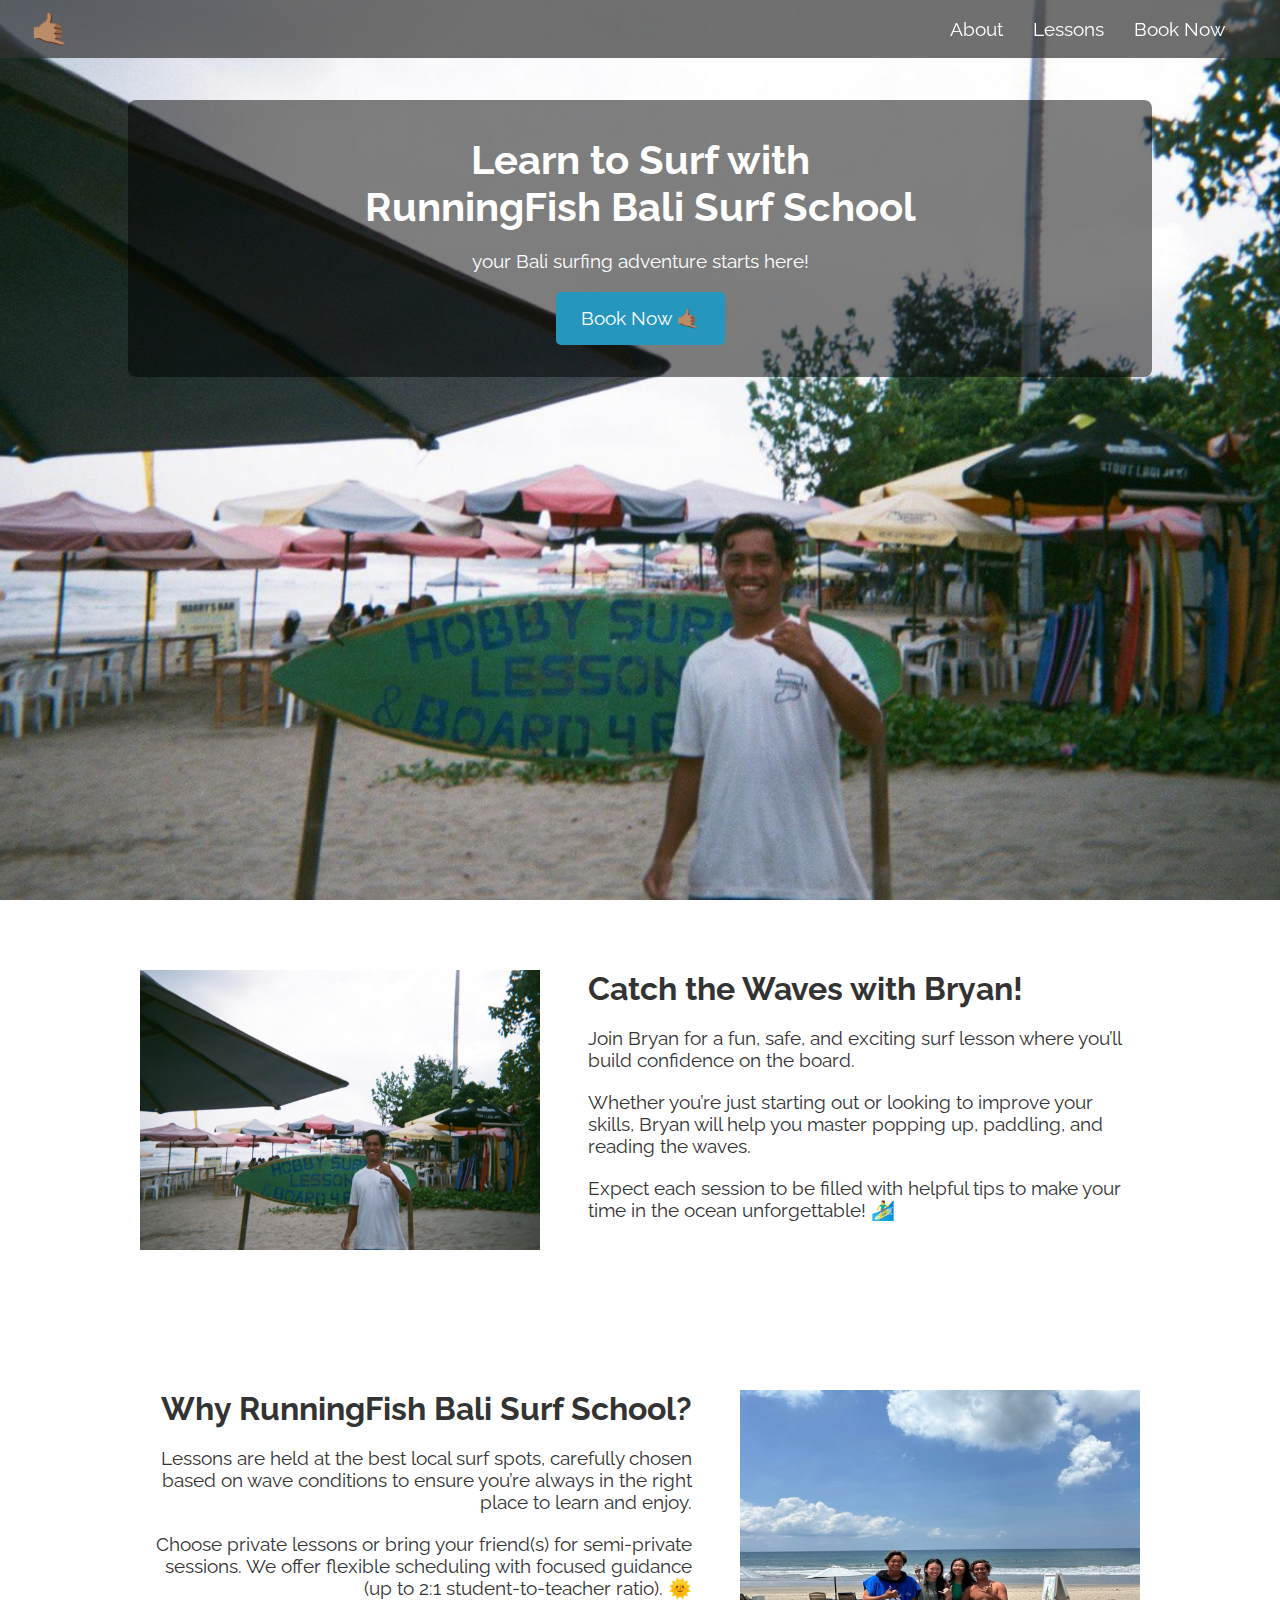
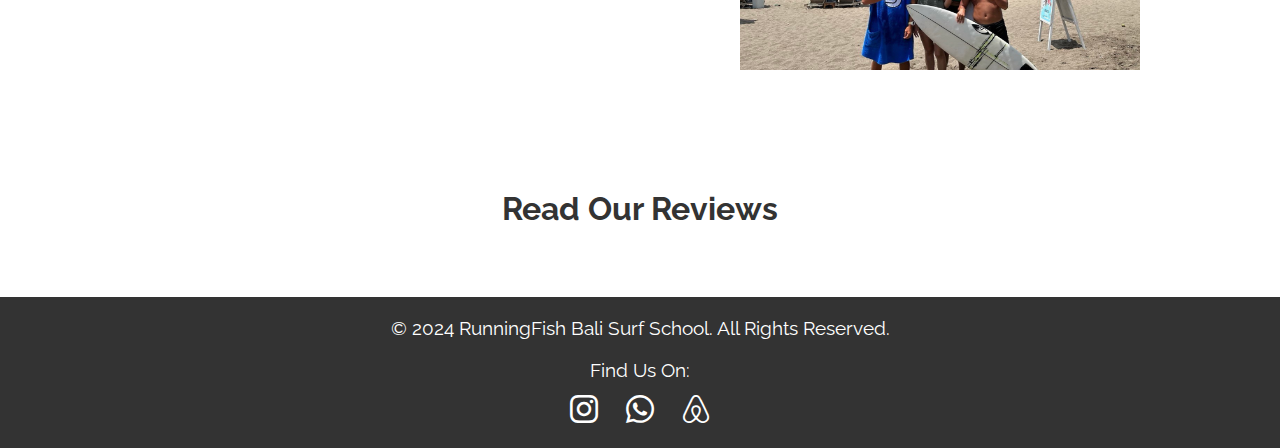
<file: index.html>
<!DOCTYPE html>
<html lang="en">
<head>
    <meta charset="UTF-8">
    <meta name="viewport" content="width=device-width, initial-scale=1.0">
    <title>Bryan's Surf Lessons</title>
    <link rel="stylesheet" href="styles.css">
    <link href="https://fonts.googleapis.com/css2?family=Raleway:wght@400;700&display=swap" rel="stylesheet">
    <link href="https://cdnjs.cloudflare.com/ajax/libs/font-awesome/6.0.0-beta3/css/all.min.css" rel="stylesheet">
</head>
<body>
    <nav>
        <div class="navbar-container">
            <a href="index.html" class="logo">🤙🏽</a>
            <a href="javascript:void(0);" class="menu-icon" onclick="toggleMenu()">
                <i class="fas fa-bars"></i> <!-- Hamburger icon -->
            </a>
            <ul id="nav-links" class="nav-links">
                <li><a href="index.html#about">About</a></li>
                <li><a href="lessons.html">Lessons</a></li>
                <li><a href="https://wa.me/6285261962860?text=Hi%2C%20I%E2%80%99m%20interested%20in%20booking%20a%20surf%20lesson!">Book Now</a></li>
            </ul>
        </div>
    </nav>

    <header class="hero">
        <div class="header-content">
            <h1>Learn to Surf with <br>RunningFish Bali Surf School</h1>
            <p id="header-text">your Bali surfing adventure starts here!</p>
            <a href="https://wa.me/6285261962860?text=Hi%2C%20I%E2%80%99m%20interested%20in%20booking%20a%20surf%20lesson!" class="book-btn">Book Now 🤙🏽</a>
        </div>
    </header>

    <section id="about" class="about">
        <div class="about-container">
            <img src="./header-photo.jpeg" alt="Bryan Wau" class="profile-picture">
            <div class="about-text">
                <h2>Catch the Waves with Bryan!</h2>
                <p>Join Bryan for a fun, safe, and exciting surf lesson where you’ll build confidence on the board. </p>

                <p>Whether you’re just starting out or looking to improve your skills, Bryan will help you master popping up, paddling, and reading the waves.

                <p>Expect each session to be filled with helpful tips to make your time in the ocean unforgettable! 🏄‍♂️</p> </p>
                    
            </div>
        </div>
    </section>

    <section id="why" class="why">
        <div class="why-container">
            <!-- <img src="./header-photo.jpeg" alt="Bryan Wau" class="why-picture"> -->
            <div class="why-text">
                <h2>Why RunningFish Bali Surf School?</h2>
                <p>Lessons are held at the best local surf spots, carefully chosen based on wave conditions to ensure you’re always in the right place to learn and enjoy. </p>
                <p>Choose private lessons or bring your friend(s) for semi-private sessions. We offer flexible scheduling with focused guidance (up to 2:1 student-to-teacher ratio). 🌞</p>
            </div>
            <img src="./why-image.jpeg" alt="Bryan Wau" class="why-picture">
        </div>
    </section>

    <section id="reviews" class="reviews">
        <div class="reviews-container">
            <div class="reviews-text">
                <h2>Read Our Reviews</h2>
                <script src="https://static.elfsight.com/platform/platform.js" async></script>
                <div class="elfsight-app-28667595-0afd-4b4f-8e7a-87391a3a2f78" data-elfsight-app-lazy></div>
            </div>
        </div>
    </section>

    <footer>
        <p>&copy; 2024 RunningFish Bali Surf School. All Rights Reserved.</p>
        <div class="find-me">
            <p>Find Us On:</p>
            <a href="https://www.instagram.com/theycallmesbryan" target="_blank" class="social-link">
                <i class="fab fa-instagram"></i>
            </a>
            <a href="https://wa.me/6285261962860" target="_blank" class="social-link">
                <i class="fab fa-whatsapp"></i>
            </a>
            <a href="https://air.tl/ISaQE0AO" target="_blank" class="social-link">
                <i class="fab fa-airbnb"></i>
            </a>
        </div>
    </footer>

    <script>
        function toggleMenu() {
            var navLinks = document.getElementById("nav-links");
            navLinks.classList.toggle("active");
        }
    </script>
</body>
</html>
</file>
<file: styles.css>
* {
    margin: 0;
    padding: 0;
    box-sizing: border-box;
}

html {
    scroll-behavior: smooth;
}

html, body {
    height: 100%;
    margin: 0;
}

body {
    font-family: 'Raleway', sans-serif;
    color: #333;
}

/* Navigation Bar */
nav {
    background-color: rgba(51, 51, 51, 0.7);
    position: fixed;
    width: 100%;
    top: 0;
    left: 0;
    z-index: 1000;
    padding: 10px;
    display: flex;
    justify-content: flex-end;
    align-items: center;
}

/* Logo (Emoji) Styling */
.logo {
    font-size: 2em; /* Adjust size to your preference */
    margin-right: auto; /* Pushes the logo to the left */
    text-decoration: none; /* Remove underline from the link */
    color: white; /* Set the color of the emoji */
    padding-left: 20px; /* Add some padding on the left */
}

.logo:hover {
    color: #3a598f; /* Optional: Change color on hover */
}

.navbar-container {
    display: flex;
    justify-content: flex-end;
    width: 100%;
    align-items: center;
}

nav ul {
    list-style: none;
    display: flex;
    margin-right: 30px;
}

nav ul li {
    margin: 0 15px;
}

nav ul li a {
    color: white;
    text-decoration: none;
    font-size: 1em;
    transition: color 0.3s ease;
}

nav ul li a:hover {
    color: #3a598f;
}

.menu-icon {
    display: none;
    font-size: 2em;
    color: white;
}

/* Non-collapsed (default) menu for larger screens */
@media (min-width: 769px) {
    nav ul {
        display: flex;
    }

    .nav-links.active {
        display: flex;
    }
}

/* Collapsed menu for smaller screens (768px and below) */
@media (max-width: 768px) {
    nav ul {
        display: none;
        flex-direction: column;
        width: 100%;
        background-color: rgba(51, 51, 51, 0.9);
        position: absolute;
        top: 60px;
        right: 0;
        text-align: right;
        margin-right: 0;
        padding: 10px 0;
    }

    nav ul.active {
        display: block;
    }

    nav ul li {
        margin: 10px 20px;
    }

    .menu-icon {
        display: block;
        margin-right: 20px;
        cursor: pointer;
    }
}

header, section {
    padding-top: 60px;
}

header.hero {
    background-image: url("./header-photo.jpeg");
    background-size: cover;
    background-position: center;
    background-repeat: no-repeat;
    min-height: 100vh; /* Ensures it covers the full viewport height if needed */
    display: flex;
    justify-content: center; /* Center horizontally */
    text-align: center;
    color: white;
    position: relative;
    z-index: 1;
}

.header-content {
    background: rgba(0, 0, 0, 0.5); /* Optional: Keep the background styling */
    padding: 32px;
    border-radius: 8px;
    width: 80%;
    height: auto; /* Ensures the height only grows based on content */
    align-self: flex-start; /* Align the content at the top */
    margin-top: 40px; /* Optional: Add some space from the top */
}

h1 {
    font-size: 2.5em;
    margin-top: 4px;
    margin-bottom: 4px;
}

#header-text {
    margin-top: 20px;
    margin-bottom: 20px;
}

@media (max-width: 768px) {
    h1 {
        font-size: 2em;
    }
}

p {
    font-size: 1.2em;
    margin-bottom: 20px;
}

.book-btn {
    display: inline-block;
    background-color: #2596be;
    color: white;
    padding: 15px 25px;
    border-radius: 5px;
    text-decoration: none;
    font-size: 1.2em;
    transition: background-color 0.3s ease;
    text-align: center;
}

.book-btn:hover {
    background-color: #3a598f;
}

/* About Section */
section.about {
    padding: 50px;
    text-align: center;
}

/* Flexbox container to position the image and text side by side */
.about-container {
    display: flex;
    justify-content: center;
    max-width: 1000px;
    margin: 0 auto;
    text-align: left;
}

.profile-picture {
    width: 400px;
    height: 280px;
    margin-right: 48px;
    margin-top: 20px;
    margin-bottom: 20px;
}

.about-text {
    flex: 1;
    margin-top: 20px;
}

.about-text h2 {
    font-size: 2em;
    margin-bottom: 20px;
}

.about-text p {
    font-size: 1.2em;
}

/* Why Section */
section.why {
    padding: 50px;
    text-align: center;
}

/* Flexbox container to position the image and text side by side */
.why-container {
    display: flex;
    justify-content: center;
    max-width: 1000px;
    margin: 0 auto;
    text-align: right;
}

.why-picture {
    width: 400px;
    height: 280px;
    margin-top: 20px;
    margin-bottom: 20px;
}

.why-text {
    flex: 1;
    margin-top: 20px;
    margin-right: 48px;
}

.why-text h2 {
    font-size: 2em;
    margin-bottom: 20px;
}

.why-text p {
    font-size: 1.2em;
}

.reviews-text h2 {
    font-size: 2em;
    margin-bottom: 20px;
}

/* Media Queries for Mobile View */
@media (max-width: 768px) {
    .about-container, .why-container {
        flex-direction: column; /* Stack the image and text */
        align-items: center;
        text-align: center;
    }

    .profile-picture, .why-picture {
        margin-right: 0;
        margin-left: 0;
        margin-bottom: 20px;
    }

    .why-picture {
        order: -1; /* Ensure the image comes before the text in mobile view */
    }

    .why-text {
        margin-right: 0;
    }
}

section.lessons {
    margin-top: 50px;
    margin-left: auto;
    margin-right: auto;
    padding: 50px;
    text-align: center;
    max-width: 1100px;
}

section.lessons p {
    font-size: 1.2em;
}

.lessons-container {
    display: flex;
    justify-content: center;
    flex-wrap: wrap; /* Allow cards to wrap to the next line */
    gap: 100px; /* Add space between the cards */
    margin-top: 30px;
    margin-bottom: 30px;
}

/* Lesson Card Styles */
.lesson-card {
    background-color: #f9f9f9;
    border-radius: 8px;
    box-shadow: 0 4px 8px rgba(0, 0, 0, 0.1);
    overflow: hidden;
    text-align: left;
    padding: 20px;
    width: 320px; /* Set a fixed width for each card */
    display: flex;
    flex-direction: column;
    justify-content: space-between;
}

.lesson-image {
    width: 100%;
    height: 180px;
    object-fit: cover;
    border-bottom: 3px solid #2596be; /* Adds a bit of color */
}

.lesson-card h3 {
    font-size: 1.4em;
    margin-top: 15px;
    margin-bottom: 10px;
}

div.lesson-card p {
    font-size: 1.0em;
}

/* .lesson-card .price {
    font-weight: bold;
    color: #2596be;
    text-align: right;
    margin-top: 20px;
} */

/* Responsive Breakpoints */
@media (max-width: 1024px) {
    .lessons-container {
        justify-content: space-around; /* Ensure even spacing for 2 cards */
    }
}

@media (max-width: 768px) {
    .lessons-container {
        justify-content: center; /* Center the single column on mobile */
    }

    .lesson-card {
        text-align: center; /* Center content on mobile */
    }

    /* .lesson-card .price {
        text-align: center;
    } */
}

section.reviews {
    padding: 50px;
    text-align: center;
}

/* Flexbox container to position the image and text side by side */
.reviews-container {
    display: flex;
    justify-content: center;
    max-width: 1000px;
    margin: 0 auto;
    text-align: center;
}

h2 {
    font-size: 2.5em;
    margin-bottom: 20px;
}

ul {
    list-style: none;
    padding: 0;
}

ul li {
    font-size: 1.2em;
    margin-bottom: 10px;
}

/* Footer */
footer {
    background-color: #333;
    color: white;
    text-align: center;
    padding: 20px;
    width: 100%;
    position: relative;
    bottom: 0;
}

footer .find-me {
    margin-top: 10px;
}

footer .find-me p {
    font-size: 1.2em;
    margin-bottom: 10px;
}

footer .find-me .social-link {
    color: white;
    margin: 0 10px;
    font-size: 2em;
    text-decoration: none;
    transition: color 0.3s ease;
}

footer .find-me .social-link:hover {
    color: #3a598f;
}
</file>
